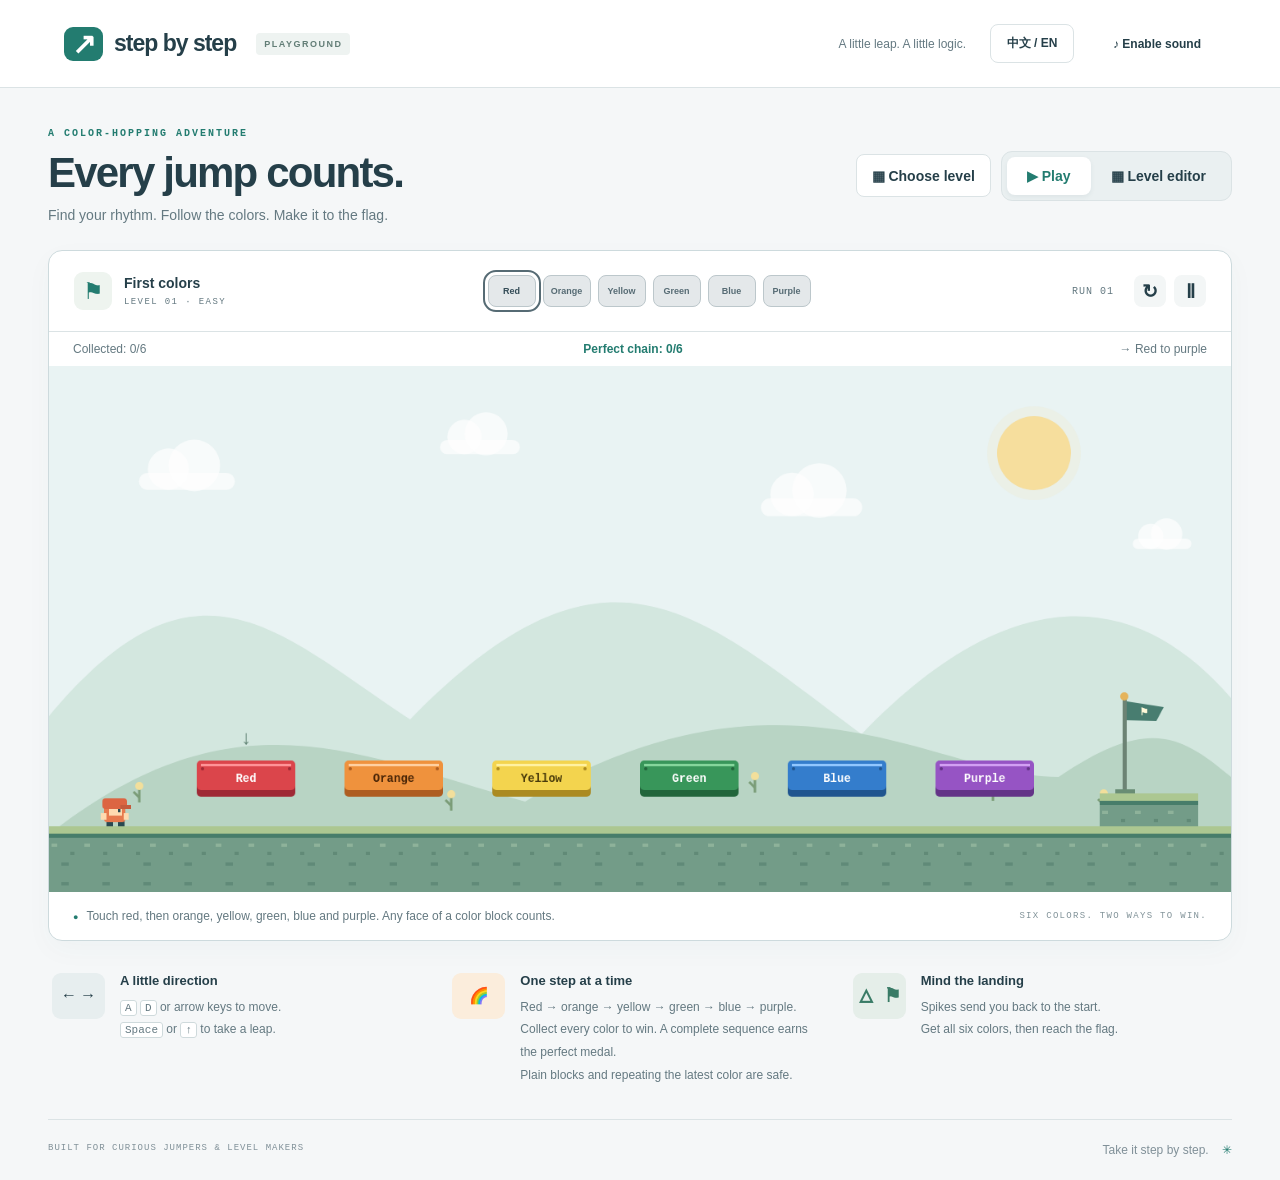
<file: index.html>
<!doctype html>
<html lang="en"><head><meta charset="utf-8"><meta name="viewport" content="width=device-width,initial-scale=1"><title>Step by Step — A little platform adventure</title><link rel="stylesheet" href="style.css"></head>
<body><header class="topbar"><a class="brand" href="./"><span class="brand-icon">↗</span> <span data-i18n="step by step">step by step</span><span class="prototype"><span data-i18n="PLAYGROUND">PLAYGROUND</span></span></a><span class="header-note"><span data-i18n="A little leap. A little logic.">A little leap. A little logic.</span></span><button id="languageToggle" class="quiet language-toggle" aria-label="Switch language" type="button">中文 / EN</button><button id="sound" class="quiet" aria-pressed="false"><span data-i18n="♪ Sound off">♪ Sound off</span></button></header>
<main><section class="heading"><div><div class="eyebrow"><span data-i18n="A COLOR-HOPPING ADVENTURE">A COLOR-HOPPING ADVENTURE</span></div><h1><span data-i18n="Every jump counts.">Every jump counts.</span></h1><p><span data-i18n="Find your rhythm. Follow the colors. Make it to the flag.">Find your rhythm. Follow the colors. Make it to the flag.</span></p></div><div class="heading-actions"><button id="chooseLevels" aria-expanded="false" aria-controls="levelLibrary"><span data-i18n="▦ Choose level">▦ Choose level</span></button><div class="mode-switch" aria-label="Game mode" data-i18n-aria-label="Game mode"><button id="playMode" class="active" aria-pressed="true"><span data-i18n="▶ Play">▶ Play</span></button><button id="editMode" aria-pressed="false"><span data-i18n="▦ Level editor">▦ Level editor</span></button></div></div></section>
<section id="levelLibrary" class="level-library" hidden aria-labelledby="libraryHeading"><div class="library-heading"><div><div class="eyebrow"><span data-i18n="LEVEL LIBRARY · EVERYTHING UNLOCKED">LEVEL LIBRARY · EVERYTHING UNLOCKED</span></div><h2 id="libraryHeading"><span data-i18n="Play, compare, then leave your verdict.">Play, compare, then leave your verdict.</span></h2><p><span data-i18n="The original trails remain together. New design-lab levels are ready for your review below.">The original trails remain together. New design-lab levels are ready for your review below.</span></p></div><button id="closeLibrary"><span data-i18n="Close">Close</span></button></div><h3><span data-i18n="Original trails">Original trails</span> <span id="completionCount">0 / 10 complete</span></h3><div id="builtinLevels" class="level-grid"></div><div class="review-heading"><div><h3><span data-i18n="Design lab · review batch">Design lab · review batch</span> <span id="ratingCount">0 / 8 reviewed</span></h3><p><span data-i18n="Try a level, then mark it Bad, Okay, or Good. Ratings stay on this device.">Try a level, then mark it Bad, Okay, or Good. Ratings stay on this device.</span> <span data-i18n="Select the active rating again to clear it.">Select the active rating again to clear it.</span></p></div></div><div id="experimentLevels" class="level-grid review-grid"></div><div class="custom-heading"><h3><span data-i18n="Your extra levels">Your extra levels</span></h3><button id="resumeDraft"><span data-i18n="✎ Open editor draft">✎ Open editor draft</span></button></div><div id="customLevels" class="level-grid"></div><p id="libraryStatus" role="status" aria-live="polite"></p></section>
<section class="game-card"><div class="game-toolbar"><div class="level-name"><span class="level-icon">⚑</span><div><strong id="levelTitle"><span data-i18n="The color trail">The color trail</span></strong><span id="levelSubtitle">LEVEL 01 · THE MEADOW</span></div></div><div id="sequence" class="sequence" aria-label="Color progress: red, orange, yellow, green, blue, purple" data-i18n-aria-label="Color progress: red, orange, yellow, green, blue, purple"></div><div class="game-actions"><span id="attempt">RUN 01</span><button id="restart" title="Restart (R)" aria-label="Restart level" data-i18n-title="Restart (R)" data-i18n-aria-label="Restart level">↻</button><button id="pause" title="Pause (P)" aria-label="Pause game" data-i18n-title="Pause (P)" data-i18n-aria-label="Pause game">Ⅱ</button></div></div>
<div class="run-goal" aria-live="polite"><span id="collectionSummary"></span><strong id="perfectSummary"></strong><span id="directionRule"></span></div><div class="stage"><canvas id="game" width="1440" height="640" tabindex="0" aria-label="Platform game. Move with arrow keys or A and D. Jump with Space, W or up arrow. In editor use arrow keys to move the cursor and Enter to place." data-i18n-aria-label="Platform game. Move with arrow keys or A and D. Jump with Space, W or up arrow. In editor use arrow keys to move the cursor and Enter to place."></canvas><canvas id="victoryFx" width="1440" height="640" aria-hidden="true"></canvas><div id="overlay" class="overlay" hidden><div class="overlay-box"><span id="overlayEyebrow"><span data-i18n="NICE FOOTWORK">NICE FOOTWORK</span></span><div id="overlayMedal" class="achievement-medal" hidden></div><h2 id="overlayTitle"><span data-i18n="Six steps. One big win.">Six steps. One big win.</span></h2><p id="overlayAward" hidden></p><p id="overlayText"><span data-i18n="You followed the trail all the way home.">You followed the trail all the way home.</span></p><div class="victory-actions"><button id="nextLevel" class="primary" hidden><span data-i18n="Next level →">Next level →</span></button><button id="resume" class="primary"><span data-i18n="Play again ↗">Play again ↗</span></button><button id="winLevels" hidden><span data-i18n="Choose another level">Choose another level</span></button></div></div></div><div id="editorBadge" class="editor-badge" hidden><span data-i18n="EDIT MODE">EDIT MODE</span> <span><span data-i18n="40 px grid · click to place">40 px grid · click to place</span></span></div></div>
<div class="stage-footer"><span id="status" role="status" aria-live="polite"><span data-i18n="Start with red. You’ve got this.">Start with red. You’ve got this.</span></span><span id="stageHint"><span data-i18n="SIX COLORS. TWO WAYS TO WIN.">SIX COLORS. TWO WAYS TO WIN.</span></span></div></section>
<section id="editor" class="editor" hidden><div class="editor-top"><div><h2><span data-i18n="Make your own way.">Make your own way.</span></h2><p><span data-i18n="Choose a piece, then click the meadow. Select a piece to move it.">Choose a piece, then click the meadow. Select a piece to move it.</span></p></div><div class="editor-actions"><button id="undo" disabled><span data-i18n="↶ Undo">↶ Undo</span></button><button id="redo" disabled><span data-i18n="↷ Redo">↷ Redo</span></button><button id="testLevel" class="primary"><span data-i18n="▶ Test level">▶ Test level</span></button></div></div><div class="save-level-row"><div class="name-field"><label for="levelName"><span data-i18n="Level name">Level name</span></label><input id="levelName" maxlength="40" placeholder="Name your color trail" aria-describedby="saveLevelFeedback" data-i18n-placeholder="Name your color trail"></div><button id="saveAsLevel" class="primary"><span data-i18n="＋ Save as extra level">＋ Save as extra level</span></button><button id="updateLevel" disabled><span data-i18n="Save changes">Save changes</span></button><span id="saveLevelFeedback" role="status" aria-live="polite"><span data-i18n="Save a playable copy to your level library.">Save a playable copy to your level library.</span></span></div><label class="reverse-setting"><input type="checkbox" id="allowReverse" aria-describedby="reverseHelp"><span><strong data-i18n="Allow reverse perfect sequence">Allow reverse perfect sequence</strong><small id="reverseHelp" data-i18n="Purple → blue → green → yellow → orange → red also earns perfect. Off by default.">Purple → blue → green → yellow → orange → red also earns perfect. Off by default.</small></span></label><div class="palette" id="palette" aria-label="Editor pieces" data-i18n-aria-label="Editor pieces"></div><div class="editor-bottom"><span id="saveStatus" role="status"><span data-i18n="Draft saved on this device">Draft saved on this device</span></span><div><button id="export"><span data-i18n="↓ Export">↓ Export</span></button><button id="import"><span data-i18n="↑ Import">↑ Import</span></button><input id="importFile" type="file" accept=".json,application/json" hidden><button id="resetLevel"><span data-i18n="Restore starter">Restore starter</span></button><button id="clearLevel"><span data-i18n="Clear level">Clear level</span></button></div></div><p id="validation" class="validation" role="status"><span data-i18n="All six colors are in place. Ready to test.">All six colors are in place. Ready to test.</span></p></section>
<div class="touch-controls" aria-label="Touch controls" data-i18n-aria-label="Touch controls"><button data-key="ArrowLeft" aria-label="Move left" data-i18n-aria-label="Move left">←</button><button data-key="ArrowRight" aria-label="Move right" data-i18n-aria-label="Move right">→</button><button data-key="Space" aria-label="Jump" data-i18n-aria-label="Jump"><span data-i18n="Jump ↑">Jump ↑</span></button></div>
<section class="guide"><div class="guide-item"><span class="guide-icon keys">← →</span><div><h3><span data-i18n="A little direction">A little direction</span></h3><p><kbd>A</kbd> <kbd>D</kbd> <span data-i18n="or arrow keys to move.">or arrow keys to move.</span><br><kbd><span data-i18n="Space">Space</span></kbd> <span data-i18n="or">or</span> <kbd>↑</kbd> <span data-i18n="to take a leap.">to take a leap.</span></p></div></div><div class="guide-item"><span class="guide-icon colors" aria-hidden="true">🌈</span><div><h3><span data-i18n="One step at a time">One step at a time</span></h3><p><span data-i18n="Red → orange → yellow → green → blue → purple.">Red → orange → yellow → green → blue → purple.</span><br><span data-i18n="Collect every color to win. A complete sequence earns the perfect medal.">Collect every color to win. A complete sequence earns the perfect medal.</span><br><span data-i18n="Plain blocks and repeating the latest color are safe.">Plain blocks and repeating the latest color are safe.</span></p></div></div><div class="guide-item"><span class="guide-icon danger">△ ⚑</span><div><h3><span data-i18n="Mind the landing">Mind the landing</span></h3><p><span data-i18n="Spikes send you back to the start.">Spikes send you back to the start.</span><br><span data-i18n="Get all six colors, then reach the flag.">Get all six colors, then reach the flag.</span></p></div></div></section><footer><span data-i18n="BUILT FOR CURIOUS JUMPERS &amp; LEVEL MAKERS">BUILT FOR CURIOUS JUMPERS &amp; LEVEL MAKERS</span><span><span data-i18n="Take it step by step.">Take it step by step.</span> <span class="tiny-flower">✳</span></span></footer></main><script src="engine.js"></script><script src="levels.js"></script><script src="victory.js"></script><script src="i18n.js"></script><script src="audio.js"></script><script src="app.js"></script></body></html>
</file>
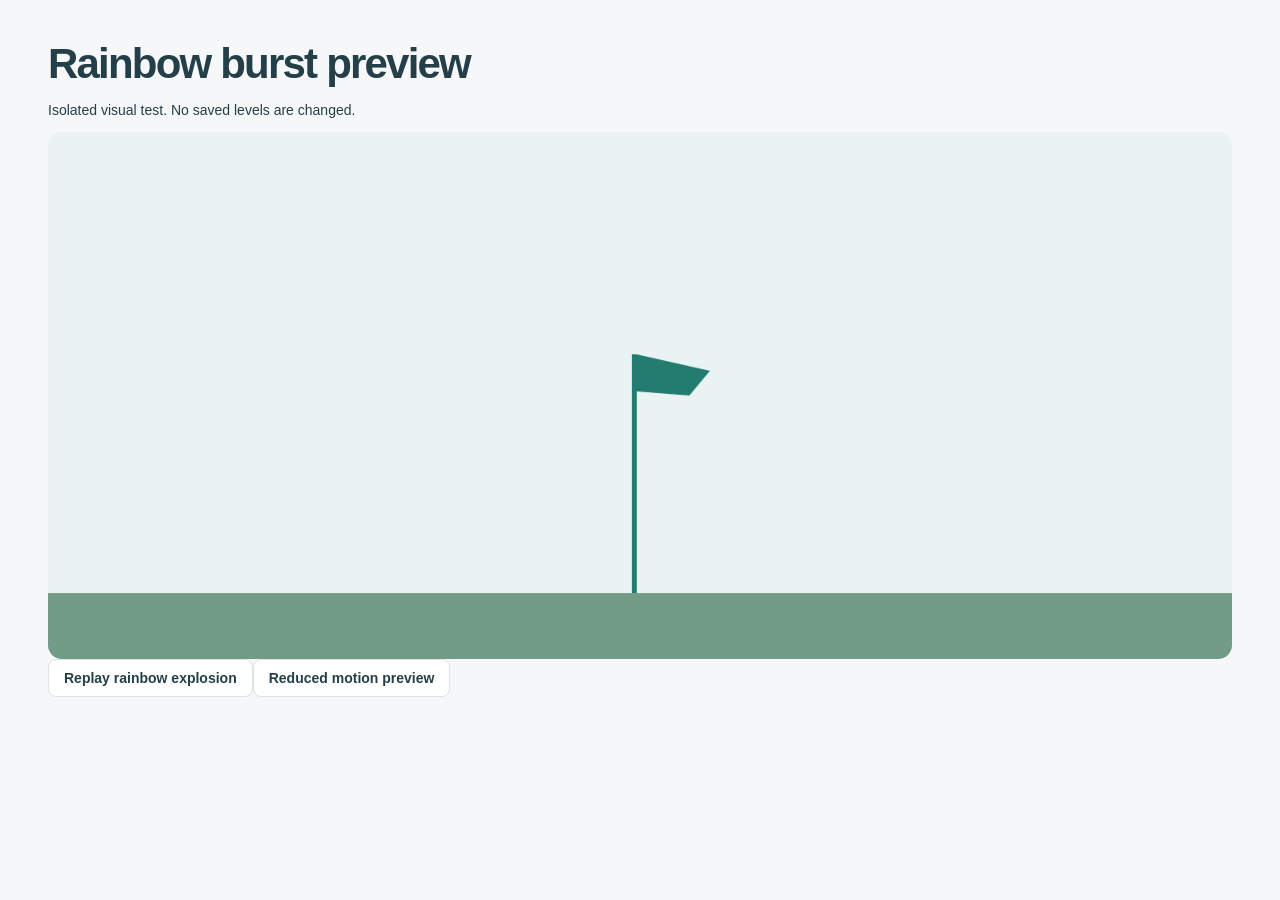
<file: tests/victory-preview.html>
<!doctype html><html lang="en"><head><meta charset="utf-8"><meta name="viewport" content="width=device-width,initial-scale=1"><title>Victory effect verification</title><link rel="stylesheet" href="../style.css"></head><body><main><h1>Rainbow burst preview</h1><p>Isolated visual test. No saved levels are changed.</p><div class="stage" style="border-radius:14px;overflow:hidden"><canvas id="scene" width="1440" height="640"></canvas><canvas id="victoryFx" width="1440" height="640"></canvas></div><button id="burst">Replay rainbow explosion</button><button id="reduced">Reduced motion preview</button><p id="result" role="status"></p></main><script src="../engine.js"></script><script src="../victory.js"></script><script>
const scene=document.getElementById('scene').getContext('2d'),fxctx=document.getElementById('victoryFx').getContext('2d');scene.fillStyle='#e9f3f3';scene.fillRect(0,0,1440,640);scene.fillStyle='#739c88';scene.fillRect(0,560,1440,80);scene.fillStyle='#237c70';scene.fillRect(710,270,6,290);scene.beginPath();scene.moveTo(716,270);scene.lineTo(805,290);scene.lineTo(780,320);scene.lineTo(716,315);scene.fill();let fx=null,last=0;document.getElementById('burst').onclick=()=>{fx=TrailVictory.create(720,300);document.getElementById('result').textContent='216 confetti pieces, six expanding rainbow rings, three burst waves.';};document.getElementById('reduced').onclick=()=>{fx=TrailVictory.create(720,300,true);document.getElementById('result').textContent='Reduced motion: a static six-color halo.';};function draw(t){TrailVictory.draw(fxctx,fx,Math.min((t-last)/1000,.05));last=t;requestAnimationFrame(draw);}requestAnimationFrame(draw);
</script></body></html>
</file>
<file: style.css>
:root{--paper:#f5f7f8;--ink:#253f49;--muted:#647981;--line:#dbe3e5;--teal:#237c70;--orange:#e9834b;--scroll-thumb:#91a9ad;--scroll-track:#eef2f3;--scroll-hover:#617f85;--scroll-active:#253f49}*{box-sizing:border-box}html{scrollbar-color:var(--scroll-thumb) var(--scroll-track);scrollbar-width:thin}::-webkit-scrollbar{width:10px;height:10px}::-webkit-scrollbar-track{background:var(--scroll-track)}::-webkit-scrollbar-thumb{background:var(--scroll-thumb);border:2px solid var(--scroll-track);border-radius:8px}::-webkit-scrollbar-thumb:hover{background:var(--scroll-hover)}::-webkit-scrollbar-thumb:active{background:var(--scroll-active)}body{margin:0;background:var(--paper);color:var(--ink);font-family:"Avenir Next",Avenir,"Segoe UI",sans-serif;font-size:14px}button,a{-webkit-tap-highlight-color:transparent}button{font:inherit;font-weight:600;border:1px solid var(--line);background:white;color:var(--ink);border-radius:8px;padding:10px 15px;cursor:pointer;transition:background .15s,transform .15s}button:hover{background:#edf3f2}button:active{transform:translateY(1px)}button:disabled{opacity:.4;cursor:default;transform:none}button:focus-visible,a:focus-visible,canvas:focus-visible{outline:3px solid #277caa;outline-offset:4px}button.primary{background:var(--teal);border-color:var(--teal);color:white}button.primary:hover{background:#176257}[hidden]{display:none!important}.topbar{height:88px;padding:0 5%;display:flex;align-items:center;gap:24px;border-bottom:1px solid var(--line);background:#fff}.brand{display:flex;align-items:center;gap:11px;color:var(--ink);text-decoration:none;font-size:23px;font-weight:800;letter-spacing:-1px}.brand-icon{background:var(--teal);color:white;border-radius:9px;padding:0 8px;font-size:29px}.prototype{font-size:9px;letter-spacing:1.5px;background:#eef3f1;color:#627d76;padding:6px 8px;border-radius:4px;margin-left:9px}.header-note{color:var(--muted);margin-left:auto;font-size:12px}.quiet{background:transparent;border:0;font-size:12px}main{max-width:1320px;margin:auto;padding:40px 48px 0}.heading{display:flex;align-items:center;justify-content:space-between;margin-bottom:27px;gap:20px}.eyebrow{font:600 10px monospace;letter-spacing:2px;color:var(--teal);margin-bottom:10px}h1{font-size:42px;letter-spacing:-1.8px;line-height:1.15;margin:0 0 10px;font-weight:750}.heading p{color:var(--muted);margin:0;font-size:14px}.mode-switch{display:flex;padding:5px;border:1px solid var(--line);border-radius:11px;background:#eaf0f1;flex-shrink:0}.mode-switch button{border:0;background:transparent;padding:11px 20px}.mode-switch .active{background:white;box-shadow:0 2px 5px #253f4910;color:var(--teal)}.game-card{border:1px solid #cddadd;border-radius:14px;overflow:hidden;background:white;box-shadow:0 9px 28px #2c505908}.game-toolbar{height:80px;display:flex;align-items:center;justify-content:space-between;padding:0 25px;gap:15px}.level-name{display:flex;align-items:center;gap:12px}.level-icon{display:grid;place-items:center;background:#eef4ef;color:var(--teal);height:38px;width:38px;border-radius:9px;font-size:23px}.level-name strong{display:block;font-size:14px}.level-name div>span{display:block;font:9px monospace;letter-spacing:1.4px;color:var(--muted);margin-top:6px}.sequence{display:flex;gap:7px}.sequence span{width:32px;height:32px;display:grid;place-items:center;border:1px solid var(--line);border-radius:8px;font:700 14px monospace;color:#829399}.sequence .next{background:#fff1db;border-color:#dc9b55;color:#9d511d}.sequence .done{background:var(--teal);border-color:var(--teal);color:#fff}.game-actions{display:flex;align-items:center;gap:8px}.game-actions>span{font:10px monospace;letter-spacing:1px;color:var(--muted);margin-right:12px}.game-actions button{padding:0;width:32px;height:32px;font-size:19px;border-color:transparent;background:#f3f6f6}.stage{position:relative;background:#e8f3f6}canvas{display:block;width:100%;height:auto;touch-action:none}.stage-footer{display:flex;justify-content:space-between;align-items:center;min-height:48px;padding:12px 24px;gap:15px;color:var(--muted);font-size:12px}#status:before{content:'●';color:var(--teal);font-size:9px;margin-right:8px}#stageHint{font:9px monospace;letter-spacing:1.3px;color:#809298}.guide{display:grid;grid-template-columns:repeat(3,1fr);gap:25px;padding:32px 4px}.guide-item{display:flex;gap:15px}.guide-icon{flex-shrink:0;width:53px;height:46px;border-radius:9px;display:grid;place-items:center;background:#e7eeef;font:700 16px monospace}.colors{background:#fbeddc;color:#a9642d}.danger{background:#e5eee9;color:#397b66;font-size:22px}h3{font-size:13px;margin:0 0 8px} .guide p{font-size:12px;line-height:1.9;margin:0;color:var(--muted)}kbd{font:11px monospace;border:1px solid #cfdadc;background:#fff;border-radius:3px;padding:1px 4px}footer{border-top:1px solid var(--line);padding:23px 0;display:flex;justify-content:space-between;color:#809098;font:9px monospace;letter-spacing:1px}footer>span:last-child{font:12px "Avenir Next",sans-serif;letter-spacing:0}.tiny-flower{color:var(--teal);margin-left:10px}.editor{margin-top:18px;border:1px solid var(--line);border-radius:12px;background:#fff;padding:22px}.editor-top,.editor-bottom{display:flex;justify-content:space-between;gap:16px;align-items:center}.editor h2{font-size:20px;margin:0 0 6px;letter-spacing:-.5px}.editor p{color:var(--muted);font-size:12px;margin:0}.editor-actions{display:flex;gap:7px}.palette{display:flex;gap:7px;flex-wrap:wrap;margin:20px 0}.palette button{min-width:59px;padding:9px 10px;font-size:12px}.palette .selected{background:#e5f3ee;border-color:var(--teal);box-shadow:inset 0 0 0 1px var(--teal)}.editor-bottom{padding-top:16px;border-top:1px solid var(--line)}.editor-bottom>span{font-size:11px;color:var(--muted)}.editor-bottom button{font-size:11px;padding:8px 10px}.editor .validation{margin-top:15px;line-height:1.6}.editor-badge{position:absolute;top:16px;left:18px;background:#fffef5e8;border:1px solid #d3dfdf;padding:10px 13px;border-radius:7px;font:700 11px monospace;pointer-events:none}.editor-badge span{font-weight:400;color:var(--muted);margin-left:10px}.overlay{position:absolute;inset:0;display:grid;place-items:center;background:#dfeeedb0;backdrop-filter:blur(4px)}.overlay-box{text-align:center;padding:28px;background:#fffef7;border:2px solid #fff;border-radius:15px;box-shadow:0 15px 40px #23594b20;max-width:90%}.overlay-box>span{font:10px monospace;letter-spacing:2px;color:var(--teal)}.overlay h2{font-size:30px;letter-spacing:-1px;margin:12px 0}.overlay p{color:var(--muted);margin-bottom:22px}.touch-controls{display:flex;justify-content:center;gap:12px;margin-top:15px}.touch-controls button{min-width:62px;touch-action:none;user-select:none}.touch-controls button:last-child{margin-left:30px}@media(min-width:900px) and (pointer:fine){.touch-controls{display:none}}@media(max-width:850px){main{padding:26px 20px 0}.topbar{padding:0 22px;height:70px}.header-note,.prototype{display:none}.quiet{margin-left:auto}.heading{align-items:flex-start}h1{font-size:32px}.heading p{max-width:280px;line-height:1.6}.mode-switch button{padding:9px 13px}.game-toolbar{padding:0 15px;height:70px}.sequence{gap:4px}.sequence span{width:26px;height:28px}.game-actions>span{display:none}.guide{gap:14px}.guide-item{display:block}.guide-icon{margin-bottom:12px}.editor-top,.editor-bottom{align-items:flex-start;flex-direction:column}}@media(max-width:540px){main{padding:24px 12px 0}.topbar{padding:0 16px}.brand{font-size:20px}.heading{display:block}.mode-switch{margin-top:20px;width:max-content}.game-toolbar{flex-wrap:wrap;height:auto;min-height:110px;padding:14px;gap:12px}.level-name{flex:1}.sequence{order:3;flex-basis:100%;justify-content:center}.stage-footer{padding:12px;font-size:11px}#stageHint{display:none}.guide{grid-template-columns:1fr;padding:25px 6px}.guide-item{display:flex}.guide-icon{margin:0}.guide p br{display:none}footer{font-size:8px;gap:20px}footer>span{max-width:55%}.overlay-box{padding:15px}.overlay h2{font-size:21px}.overlay p{margin:10px 0;font-size:12px}.overlay-box>span{display:none}}@media(prefers-reduced-motion:reduce){*{transition:none!important}}@media(forced-colors:active){html{scrollbar-color:auto}button{border:1px solid ButtonText}}

/* Shared six-color sequence. Names keep the order readable without color alone. */
.sequence .color-step{width:48px;font:700 9px "Avenir Next",sans-serif;background:var(--swatch);color:var(--swatch-ink);border-color:var(--swatch-edge)}
.sequence .color-step.next{outline:2px solid var(--ink);outline-offset:3px}
.sequence .color-step.done{font-size:18px;background:var(--swatch);color:var(--swatch-ink)}
.palette-swatch{display:inline-block;width:13px;height:13px;border:1px solid #253f4940;border-radius:3px;margin-right:7px;vertical-align:-2px}
@media(min-width:541px) and (max-width:1050px){.game-toolbar{flex-wrap:wrap;height:auto;padding-top:14px;padding-bottom:14px}.sequence{order:3;flex-basis:100%;justify-content:center}}
@media(max-width:540px){.sequence .color-step{width:44px;height:30px;font-size:8px}.sequence{gap:7px}}

/* Level collection and victory state */
.heading-actions{display:flex;align-items:center;gap:10px;flex-wrap:wrap}.heading-actions>button{min-height:43px}
.level-library{background:#fff;border:1px solid var(--line);border-radius:14px;padding:24px;margin-bottom:24px;scroll-margin-top:15px}
.library-heading,.custom-heading{display:flex;justify-content:space-between;align-items:center;gap:16px;margin-bottom:20px}.library-heading h2{margin:0 0 8px;letter-spacing:-.7px;font-size:26px}.library-heading p{margin:0;color:var(--muted);font-size:12px}.level-library h3{margin:22px 0 12px}.level-library h3 span{font-weight:400;color:var(--muted);font-size:11px;margin-left:12px}.review-heading{display:flex;justify-content:space-between;align-items:end;margin:30px 0 12px;padding-top:24px;border-top:1px solid var(--line)}.review-heading h3{margin:0 0 6px}.review-heading p{margin:0;color:var(--muted);font-size:11px}
.level-grid{display:grid;grid-template-columns:repeat(5,minmax(0,1fr));gap:12px}.level-card{overflow:hidden;text-align:left;display:flex;flex-direction:column;white-space:normal;border:1px solid var(--line);border-radius:8px;background:#fff}.level-card[data-current=true]{border-color:var(--teal);box-shadow:0 0 0 1px var(--teal)}.level-card-play{width:100%;padding:0;border:0;border-radius:0;background:#fff;text-align:left;display:flex;flex:1;flex-direction:column;white-space:normal;font-weight:600}.level-card-play:hover{background:#f4f8f7}.level-card-play:focus-visible{outline-offset:-4px}.level-card-play canvas{width:100%;height:auto;aspect-ratio:2.25}.level-meta{font:9px monospace;letter-spacing:.2px;padding:12px 12px 5px;color:var(--teal)}.level-card strong{padding:0 12px;font-size:13px;overflow-wrap:anywhere}.level-description{font-weight:400;color:var(--muted);font-size:11px;line-height:1.6;padding:7px 12px 10px}.level-focus{margin:0 12px 10px;padding:5px 7px;border-radius:5px;background:#eef4ef;color:#456d61;font:700 9px monospace}.rating-panel{border-top:1px solid var(--line);padding:9px;background:#f7f9f9}.rating-prompt{display:block;margin:0 2px 7px;color:var(--muted);font:700 9px monospace;letter-spacing:.5px}.rating-group{display:grid;grid-template-columns:repeat(3,1fr);gap:5px}.rating-choice{min-width:0;min-height:34px;padding:6px 3px;border-radius:6px;font-size:10px;background:#fff}.rating-choice[aria-pressed=true]{box-shadow:inset 0 0 0 1px currentColor;font-weight:800}.rating-bad[aria-pressed=true]{background:#fae8e6;border-color:#b95d55;color:#913e38}.rating-okay[aria-pressed=true]{background:#fff1d5;border-color:#bb8531;color:#7d581f}.rating-good[aria-pressed=true]{background:#e5f3ee;border-color:var(--teal);color:#176257}.library-empty{grid-column:1/-1;color:var(--muted);padding:20px;background:#f5f7f8;border-radius:8px;margin:0;font-size:12px}.custom-heading{margin:25px 0 12px}.custom-heading h3{margin:0}#libraryStatus{font-size:12px;color:var(--teal);min-height:16px;margin-bottom:0}
.save-level-row{display:flex;align-items:end;flex-wrap:wrap;gap:10px;margin:20px 0;padding:18px;background:#f4f7f6;border-radius:10px}.name-field{flex:1;min-width:180px}.name-field label{display:block;font-size:11px;font-weight:600;margin-bottom:7px}.name-field input{width:100%;height:40px;background:#fff;border:1px solid var(--line);border-radius:7px;padding:10px;font:inherit;color:var(--ink)}input:focus-visible{outline:3px solid #277caa;outline-offset:2px}.name-field input[aria-invalid=true]{border-color:#a23535}#saveLevelFeedback{flex-basis:100%;font-size:12px;color:var(--muted)}
.sequence .color-step{background:#e4e8ea;border-color:#bcc7cb;color:#566b74}.sequence .color-step.next{background:#e4e8ea;border-color:#bcc7cb;color:#344c57;outline:2px solid #566b74}.sequence .color-step.done{background:var(--swatch);border-color:var(--swatch-edge);color:var(--swatch-ink)}
#victoryFx{position:absolute;inset:0;width:100%;height:100%;pointer-events:none;z-index:3}.overlay{z-index:2}.overlay.victory{background:#e9f3f348;backdrop-filter:none}.overlay.victory .overlay-box{border:3px solid transparent;background:linear-gradient(#fffef7,#fffef7) padding-box,linear-gradient(110deg,#db454b,#ef923d,#f3d44e,#38965a,#347dcc,#9654c4) border-box;box-shadow:0 15px 50px #253f4930}.victory-actions{display:flex;gap:9px;justify-content:center;flex-wrap:wrap}
@media(max-width:1000px){.level-grid{grid-template-columns:repeat(3,minmax(0,1fr))}.heading-actions{justify-content:flex-end}}
@media(max-width:600px){.level-grid{grid-template-columns:repeat(2,minmax(0,1fr))}.level-library{padding:16px}.library-heading{align-items:flex-start}.library-heading h2{font-size:22px}.heading-actions{justify-content:flex-start;margin-top:18px}.heading-actions .mode-switch{margin:0}.save-level-row{padding:12px}.level-meta{font-size:8px}.level-description{font-size:10px}.rating-choice{font-size:9px;padding:5px 1px}.review-heading{align-items:flex-start}.overlay.victory .overlay-box{padding:12px}.victory-actions button{font-size:11px;padding:8px}.overlay.victory h2{font-size:20px}}

.language-toggle{white-space:nowrap;min-width:84px;border:1px solid var(--line);margin-left:0}html[lang="zh-CN"] body{font-family:"Avenir Next","PingFang SC","Microsoft YaHei",sans-serif}html[lang="zh-CN"] h1{letter-spacing:-.8px}html[lang="zh-CN"] .eyebrow{letter-spacing:1.4px}html[lang="zh-CN"] .sequence .color-step{font-size:13px}html[lang="zh-CN"] .sequence .color-step.done{font-size:18px}html[lang="zh-CN"] .level-meta{font-family:"PingFang SC","Microsoft YaHei",sans-serif}html[lang="zh-CN"] .overlay h2{font-size:28px}.overlay-box{max-height:100%;overflow:auto}.overlay-box p{max-width:470px;line-height:1.6;overflow-wrap:anywhere}
@media(max-width:850px){.topbar{gap:10px}.topbar .language-toggle{margin-left:auto}.topbar #sound{margin-left:0}}@media(max-width:540px){.topbar{padding:0 12px;gap:7px}.brand{font-size:18px;gap:7px}.language-toggle{min-width:72px;padding:8px}.topbar #sound{font-size:11px;padding:8px 4px}html[lang="zh-CN"] .overlay h2{font-size:20px}.overlay-box{padding:10px}.overlay-box p{font-size:11px;margin:7px 0}.victory-actions{gap:5px}.victory-actions button{font-size:10px;padding:7px}}

/* Collection and achievement are distinct: color slots never lose collected colors on a sequence error. */
.run-goal{display:flex;align-items:center;justify-content:space-between;flex-wrap:wrap;gap:8px 18px;padding:10px 24px;border-top:1px solid var(--line);color:var(--muted);font-size:12px}.run-goal strong{color:var(--teal)}.level-rule{padding:0 12px 12px;color:var(--muted);font-size:10px}.reverse-setting{display:flex;align-items:flex-start;gap:12px;padding:14px;background:var(--paper,#f5f7f8);border:1px solid var(--line);border-radius:8px;cursor:pointer}.reverse-setting:hover{border-color:var(--teal)}.reverse-setting input{width:20px;height:20px;flex-shrink:0;margin:0;accent-color:var(--teal);cursor:pointer}.reverse-setting strong{font-size:13px}.reverse-setting small{display:block;margin-top:5px;line-height:1.6;color:var(--muted)}.achievement-medal{display:grid;place-items:center;margin:0 auto 8px;width:48px;height:48px;border:2px solid var(--teal);border-radius:50%;color:var(--teal);font-size:28px;background:#edf5f1}.victory .achievement-medal{background:#fff2c5;color:#886013;border-color:#caa654;box-shadow:0 0 0 4px #f3d44e25}.overlay.normal-victory{background:#e9f3f348;backdrop-filter:none}.normal-victory .overlay-box{border-color:var(--teal)}#overlayAward{font-size:12px;margin:8px 0}.overlay-box{overflow:auto}.level-meta{line-height:1.5;overflow-wrap:anywhere}@media(max-width:540px){.run-goal{padding:10px 12px;font-size:11px}.achievement-medal{width:32px;height:32px;font-size:20px;margin-bottom:4px}.overlay-box h2{margin:5px 0}#overlayAward{font-size:10px;margin:4px 0}.reverse-setting{padding:12px}.reverse-setting small{font-size:11px}}

/* On phones, results sit below the meadow so the medal and every action remain visible. */
@media(max-width:540px){.stage .overlay{position:relative;inset:auto;padding:12px;display:block}.stage .overlay-box{width:100%;max-width:100%;max-height:none;overflow:visible}.stage #victoryFx{height:auto}.stage .overlay h2{margin:8px 0}.stage #overlayAward{font-size:12px;margin:8px 0}.stage .overlay p{font-size:12px}.stage .victory-actions{gap:8px}.stage .victory-actions button{font-size:11px;padding:9px}}
</file>
